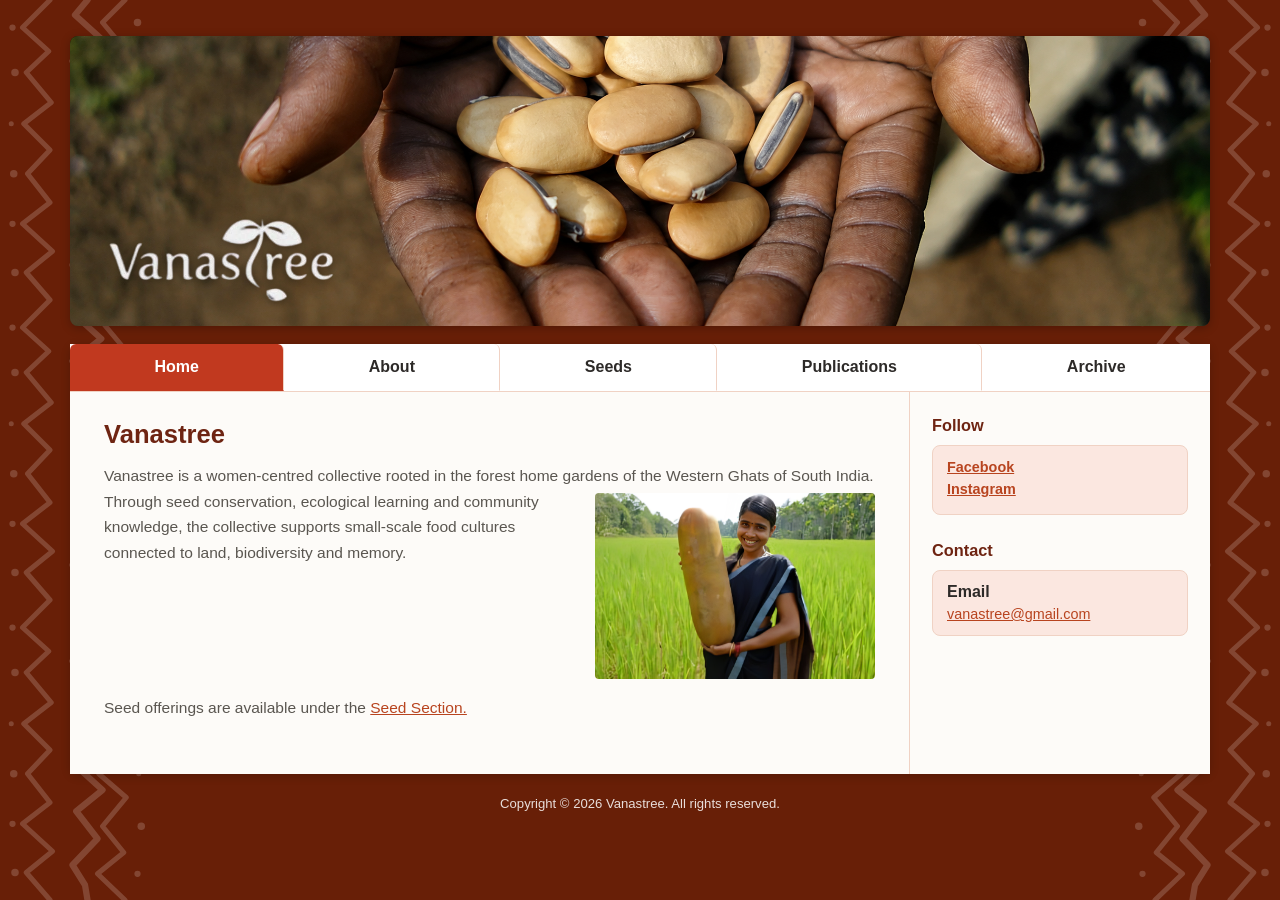
<file: index.html>
<!DOCTYPE html>
<html lang="en">

<head>
  <meta charset="UTF-8">
  <meta name="viewport" content="width=device-width, initial-scale=1.0">
  <title>Vanastree Seed Saving Collective</title>
  <link rel="stylesheet" href="css/style.css">
</head>

<body>
  <div class="page-wrap">

    <div class="hero-banner">
      <img class="hero-photo" src="images/banner3.png" alt="Hands holding heirloom seeds"
        onerror="this.style.display='none'">
      <!-- <div class="placeholder-note">Hero photo goes here — save your image as <strong>images/hero-seeds.jpg</strong></div> -->
      <div class="logo-overlay">
        <img class="logo-image" src="images/logo.png" alt="Vanastree Logo">
      </div>
    </div>
    <br>
    <div class="content-card">
      <nav class="site-nav">
        <ul class="nav-list">
          <li><a href="index.html" class="active">Home</a></li>
          <li><a href="about.html">About</a></li>
          <li><a href="seeds.html">Seeds</a></li>
          <li><a href="publication.html">Publications</a></li>
          <li><a href="ARCHIVE.html">Archive</a></li>
        </ul>
      </nav>

      <div class="layout-grid">
        <main class="main-content">
          <h1 class="page-title">Vanastree </h1>
          <!-- <ul class="bullet-list">
            <li>A women-run seed saving collective in the Malnad region of the Western Ghats in Southern India</li>
            <li>A critical force for initiating empowerment and the socio-economic security of its members</li>
            <li>A facilitator for the production of quality organic seeds and products</li>
            <li>A provider of experiential learning programmes rooted in community and agroecology</li>
          </ul> -->
          <div id="vanastree-about-section" class="vanastree-content-block">
            <p class="vanastree-intro-text">Vanastree is a women-centred collective rooted in the
              forest home gardens of the Western Ghats of South India.<img id="vanastree-about-img"
                class="vanastree-float-img" src="images/homewomen.png" alt="Vanastree founding members"
                onerror="this.style.display='none'"> Through seed conservation, ecological learning
              and community knowledge, the collective supports small-scale food cultures connected to land, biodiversity
              and memory.</p>
            <p class="vanastree-seed-text">Seed offerings are available under the <a href="seeds.html">Seed Section.</a>
            </p>
          </div>
          <style></style>


          <!-- <h2 class="section-heading">Women of the Forest</h2>
          <div class="clearfix">
            <div class="content-photo">
              <img src="images/women-of-forest.jpg" alt="Vanastree member in a rice field"
                onerror="this.style.display='none'">
              <div class="ph-label">Photo here — save as images/women-of-forest.jpg (360×220px)</div>
            </div>
            <p>We are a women-farmers' collective based in the Western Ghats of tropical South India, dedicated to
              promoting forest garden biodiversity and small-scale food systems through the conservation of traditional
              seeds and tubers. Vanastree means "women of the forest," and the agrarian communities here are part of an
              age-old way of life where the wilderness, spice orchards, paddies and homesteads are closely intertwined.
            </p>
            <p>The role of women farmers and gardeners is seen as integral to the social, cultural and ecological fabric
              of the unique Malnad region where our collective is located. Through seed saving, skill-sharing and
              experiential education, Vanastree keeps traditional knowledge alive while opening new paths for the women
              who carry it.</p>
          </div> -->
        </main>

        <aside class="sidebar">
          <div class="widget">
            <h3>Follow</h3>
            <div class="widget-box">
              <strong><a href="https://www.facebook.com/vanastree" target="_blank" rel="noopener">Facebook</a></strong>
              <strong><a href="https://www.instagram.com/vanastreeseedsavers?igsh=cTI5OHp6NTRvZ25p" target="_blank"
                  rel="noopener">Instagram</a></strong>
            </div>
          </div>
          <div class="widget">
            <h3>Contact</h3>
            <div class="widget-box">
              <strong>Email</strong>
              <a href="mailto:vanastree@gmail.com">vanastree@gmail.com</a>
            </div>
          </div>
        </aside>
      </div>
    </div>

    <footer class="site-footer">
      <p>Copyright &copy; 2026 Vanastree. All rights reserved.</p>
    </footer>
  </div>

  <script src="js/script.js"></script>
</body>

</html>
</file>
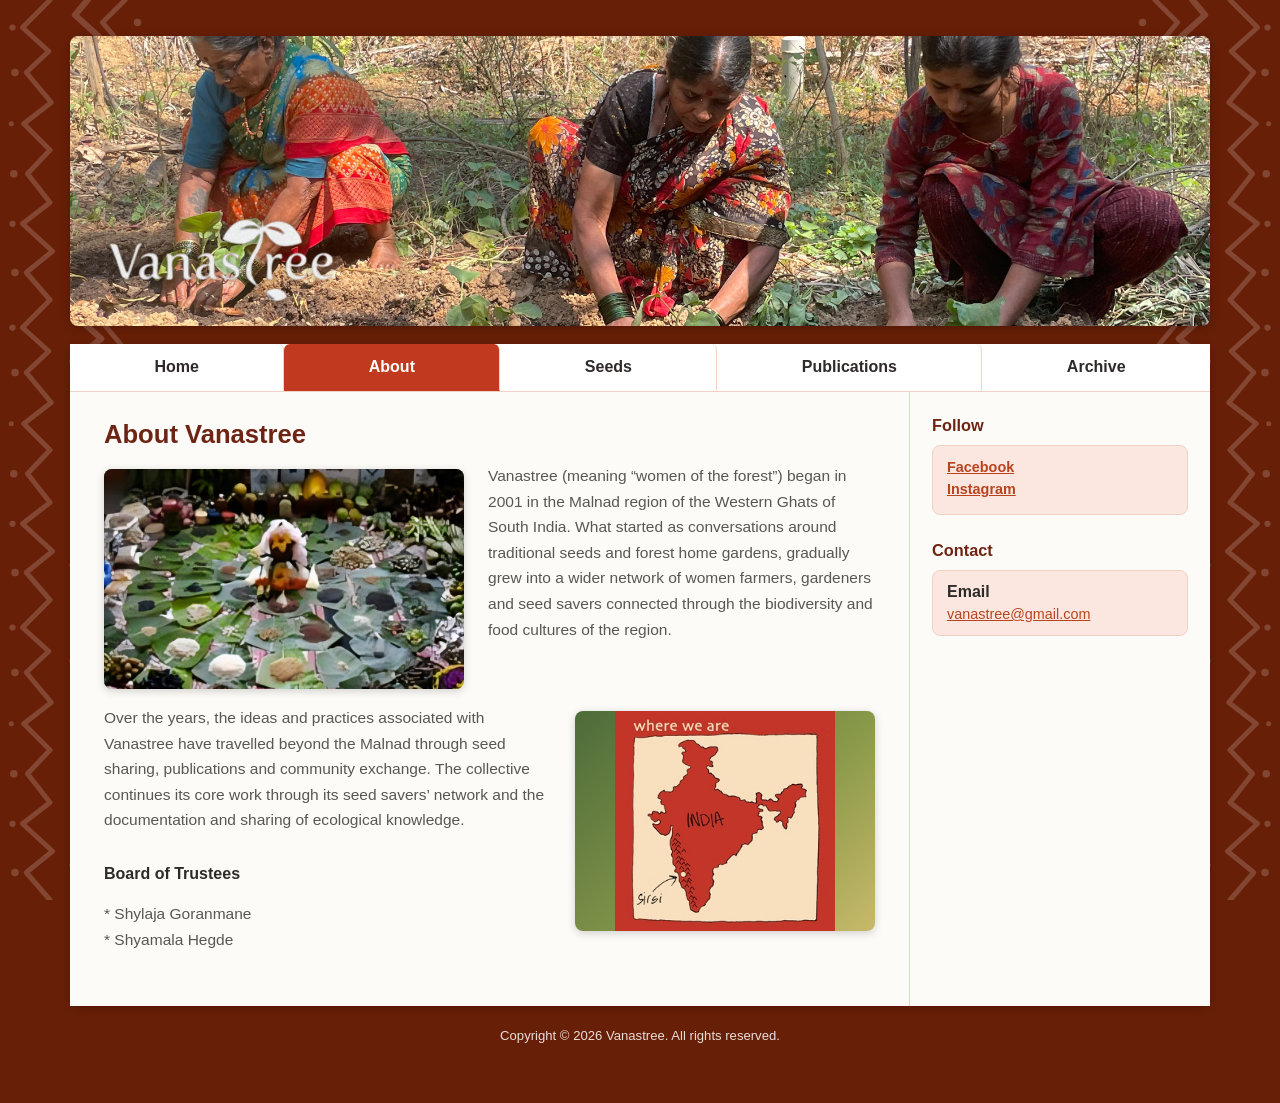
<file: about.html>
<!DOCTYPE html>
<html lang="en">

<head>
  <meta charset="UTF-8">
  <meta name="viewport" content="width=device-width, initial-scale=1.0">
  <title>About — Vanastree Seed Saving Collective</title>
  <link rel="stylesheet" href="css/style.css">
</head>

<body>
  <div class="page-wrap">

    <div class="hero-banner">
      <img class="hero-photo" src="images/aboutwomenimg.jpeg" alt="Hands holding heirloom seeds"
        onerror="this.style.display='none'">
      <!-- <div class="placeholder-note">Hero photo goes here — save your image as <strong>images/hero-seeds.jpg</strong></div> -->
      <div class="logo-overlay">
        <img class="logo-image" src="images/logo.png" alt="Vanastree Logo">
      </div>
    </div>
    <br>
    <div class="content-card">
      <nav class="site-nav">
        <ul class="nav-list">
          <li><a href="index.html">Home</a></li>
          <li><a href="about.html" class="active">About</a></li>
          <li><a href="seeds.html">Seeds</a></li>
          <li><a href="publication.html">Publications</a></li>
          <li><a href="ARCHIVE.html">Archive</a></li>
        </ul>
      </nav>

      <div class="layout-grid">
        <main class="main-content">
          <h1 class="page-title">About Vanastree</h1>
          <div class="clearfix">
            <div class="content-photo img-left">

              <img src="images/93492354c7fa4048bac777a0918a4a98.jpg" alt="Vanastree founding members"
                onerror="this.style.display='none'">
              <!-- <div class="ph-label">Photo here — save as images/about-founder.jpg (360×220px)</div> -->
            </div>
            <p>Vanastree (meaning “women of the forest”) began in 2001 in the Malnad region of the Western Ghats of
              South India. What started as conversations around traditional seeds and forest home gardens, gradually
              grew
              into a wider network of women farmers, gardeners and seed savers connected through the biodiversity and
              food cultures of the region.</p>

            <!-- <h2 class="section-heading">Beginnings</h2> -->

          </div>

          <div class="content-photo map-img">
            <img src="images/mapp.png">
            <!-- <div class="ph-label">Photo here — save as images/about-founder.jpg (360×220px)</div> -->
          </div>
          <p>Over the years, the ideas and practices associated with Vanastree have travelled beyond the Malnad through
            seed sharing, publications and community exchange. The collective continues its core work through its seed
            savers’ network and the documentation and sharing of ecological knowledge.</p>
          <br>
          <h4>Board of Trustees</h4><br>
          <p>* Shylaja Goranmane<br>
            * Shyamala Hegde<br>
          </p>
        </main>

        <aside class="sidebar">
          <div class="widget">
            <h3>Follow</h3>
            <div class="widget-box">
              <strong><a href="https://www.facebook.com/vanastree" target="_blank" rel="noopener">Facebook</a></strong>

              <strong><a href="https://www.instagram.com/vanastreeseedsavers?igsh=cTI5OHp6NTRvZ25p" target="_blank"
                  rel="noopener">Instagram</a></strong>

            </div>
          </div>

          <div class="widget">
            <h3>Contact</h3>
            <div class="widget-box">
              <strong>Email</strong>
              <a href="mailto:vanastree@gmail.com">vanastree@gmail.com</a>
            </div>
          </div>
        </aside>
      </div>
    </div>

    <footer class="site-footer">
      <p>Copyright &copy; 2026 Vanastree. All rights reserved.</p>
    </footer>
  </div>

  <script src="js/script.js"></script>
</body>

</html>
</file>
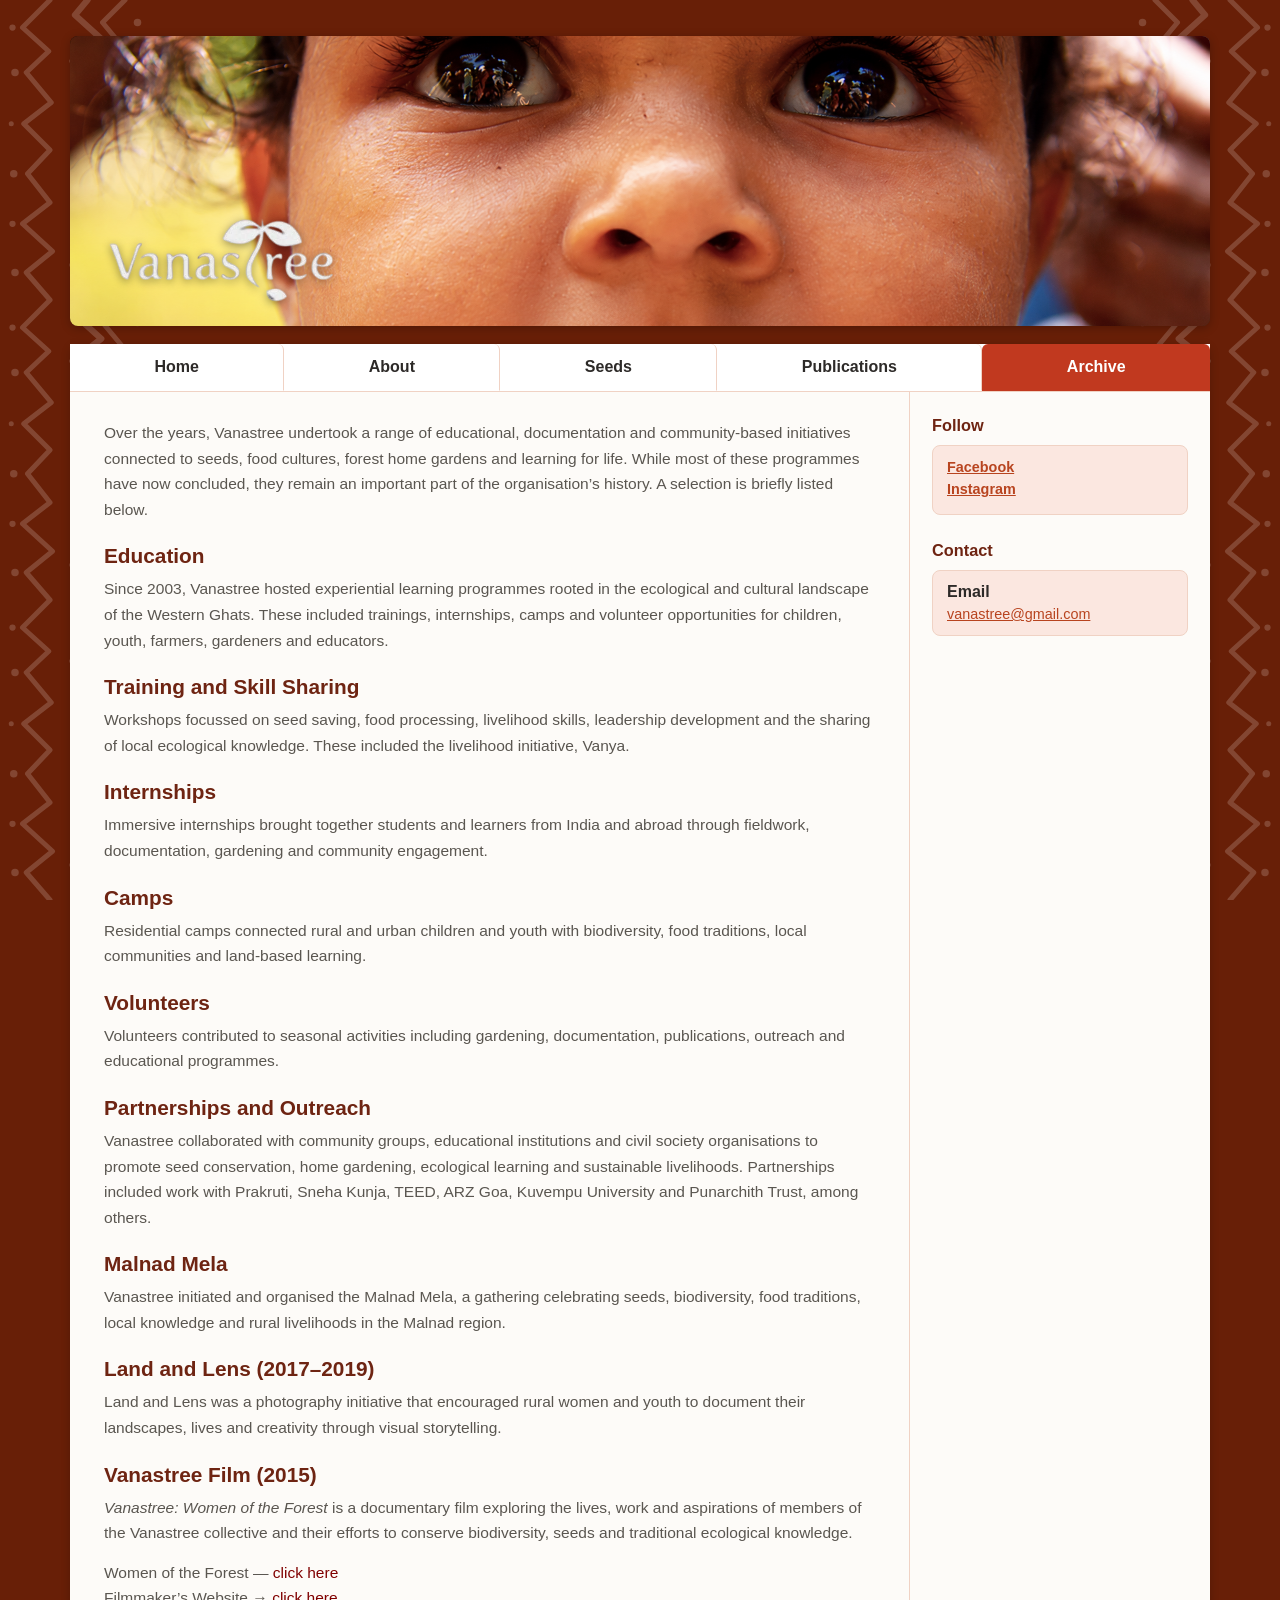
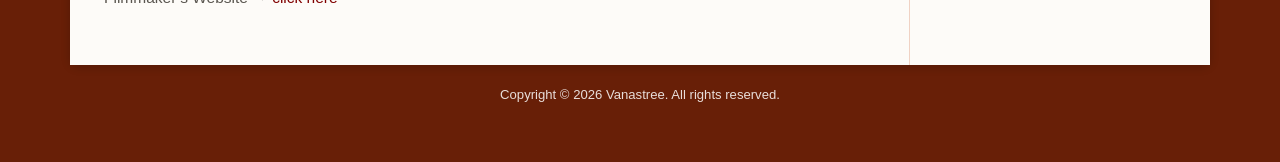
<file: ARCHIVE.html>
<!DOCTYPE html>
<html lang="en">

<head>
  <meta charset="UTF-8">
  <meta name="viewport" content="width=device-width, initial-scale=1.0">
  <title>ARCHIVE — Vanastree Seed Saving Collective</title>
  <link rel="stylesheet" href="css/style.css">
</head>

<body>
  <div class="page-wrap">

    <div class="hero-banner">
      <img class="hero-photo" src="images/banner2.png" alt="Hands holding heirloom seeds"
        onerror="this.style.display='none'">
      <!-- <div class="placeholder-note">Hero photo goes here — save your image as <strong>images/hero-seeds.jpg</strong></div> -->
      <div class="logo-overlay">
        <img class="logo-image" src="images/logo.png" alt="Vanastree Logo">
      </div>
    </div>
    <br>
    <div class="content-card">
      <nav class="site-nav">
        <ul class="nav-list">
          <li><a href="index.html">Home</a></li>
          <li><a href="about.html">About</a></li>
          <li><a href="seeds.html">Seeds</a></li>
          <li><a href="publication.html">Publications</a></li>
          <li><a href="ARCHIVE.html" class="active">Archive</a></li>
        </ul>
      </nav>

      <div class="layout-grid">
        <main class="main-content">
          <!-- <h1 class="page-title">Education &amp; Learning Programmes</h1> -->
          <p>Over the years, Vanastree undertook a range of educational, documentation and community-based initiatives
            connected to seeds, food cultures, forest home gardens and learning for life. While most of these programmes
            have now concluded, they remain an important part of the organisation’s history. A selection is briefly
            listed below.</p>

          <div class="clearfix">
            <!-- <div class="content-photo">
            <img src="images/education-camp.jpg" alt="Learning programme in the field" onerror="this.style.display='none'">
            <div class="ph-label">Photo here — save as images/education-camp.jpg (360×220px)</div>
          </div> -->
            <h2 class="section-heading">Education</h2>
            <p>Since 2003, Vanastree hosted experiential learning programmes rooted in the ecological and cultural
              landscape of the Western Ghats. These included trainings, internships, camps and volunteer opportunities
              for children, youth, farmers, gardeners and educators.</p>
          </div>

          <h2 class="section-heading">Training and Skill Sharing
          </h2>
          <p>Workshops focussed on seed saving, food processing, livelihood skills, leadership development and the
            sharing of local ecological knowledge. These included the livelihood initiative, Vanya.
          </p>
          <h2 class="section-heading">Internships</h2>
          <p>Immersive internships brought together students and learners from India and abroad through fieldwork,
            documentation, gardening and community engagement.</p>
          <h2 class="section-heading">Camps</h2>
          <p>Residential camps connected rural and urban children and youth with biodiversity, food traditions, local
            communities and land-based learning.</p>
          <h2 class="section-heading">Volunteers</h2>
          <p>Volunteers contributed to seasonal activities including gardening, documentation, publications, outreach
            and educational programmes.</p>
          <h2 class="section-heading">Partnerships and Outreach</h2>
          <p>Vanastree collaborated with community groups, educational institutions and civil society organisations to
            promote seed conservation, home gardening, ecological learning and sustainable livelihoods. Partnerships
            included work with Prakruti, Sneha Kunja, TEED, ARZ Goa, Kuvempu University and Punarchith Trust, among
            others.
          </p>
          <h2 class="section-heading">Malnad Mela</h2>
          <p>Vanastree initiated and organised the Malnad Mela, a gathering celebrating seeds, biodiversity, food
            traditions, local knowledge and rural livelihoods in the Malnad region.
          </p>
          <h2 class="section-heading">Land and Lens (2017–2019)</h2>
          <p>Land and Lens was a photography initiative that encouraged rural women and youth to document their
            landscapes, lives and creativity through visual storytelling.
          </p>
          <h2 class="section-heading">Vanastree Film (2015)</h2>
          <p><i>Vanastree: Women of the Forest</i> is a documentary film exploring the lives, work and aspirations of
            members of the Vanastree collective and their efforts to conserve biodiversity, seeds and traditional
            ecological knowledge.</p>
          <p>Women of the Forest — <a href="https://vimeo.com/149227856" style="text-decoration: none; color: maroon;"
              target="_blank">click here</a>
            <br>
            Filmmaker’s Website →
            <a href="https://vanastreefilm.wordpress.com/" style="text-decoration: none; color: maroon;"
              target="_blank">click here</a>
          </p>

        </main>

        <aside class="sidebar">
          <div class="widget">
            <h3>Follow</h3>
            <div class="widget-box">
              <strong><a href="https://www.facebook.com/vanastree" target="_blank" rel="noopener">Facebook</a></strong>

              <strong><a href="https://www.instagram.com/vanastreeseedsavers?igsh=cTI5OHp6NTRvZ25p" target="_blank"
                  rel="noopener">Instagram</a></strong>

            </div>
          </div>

          <div class="widget">
            <h3>Contact</h3>
            <div class="widget-box">
              <strong>Email</strong>
              <a href="mailto:vanastree@gmail.com">vanastree@gmail.com</a>
            </div>
          </div>
        </aside>
      </div>
    </div>

    <footer class="site-footer">
      <p>Copyright &copy; 2026 Vanastree. All rights reserved.</p>
    </footer>
  </div>

  <script src="js/script.js"></script>
</body>

</html>
</file>
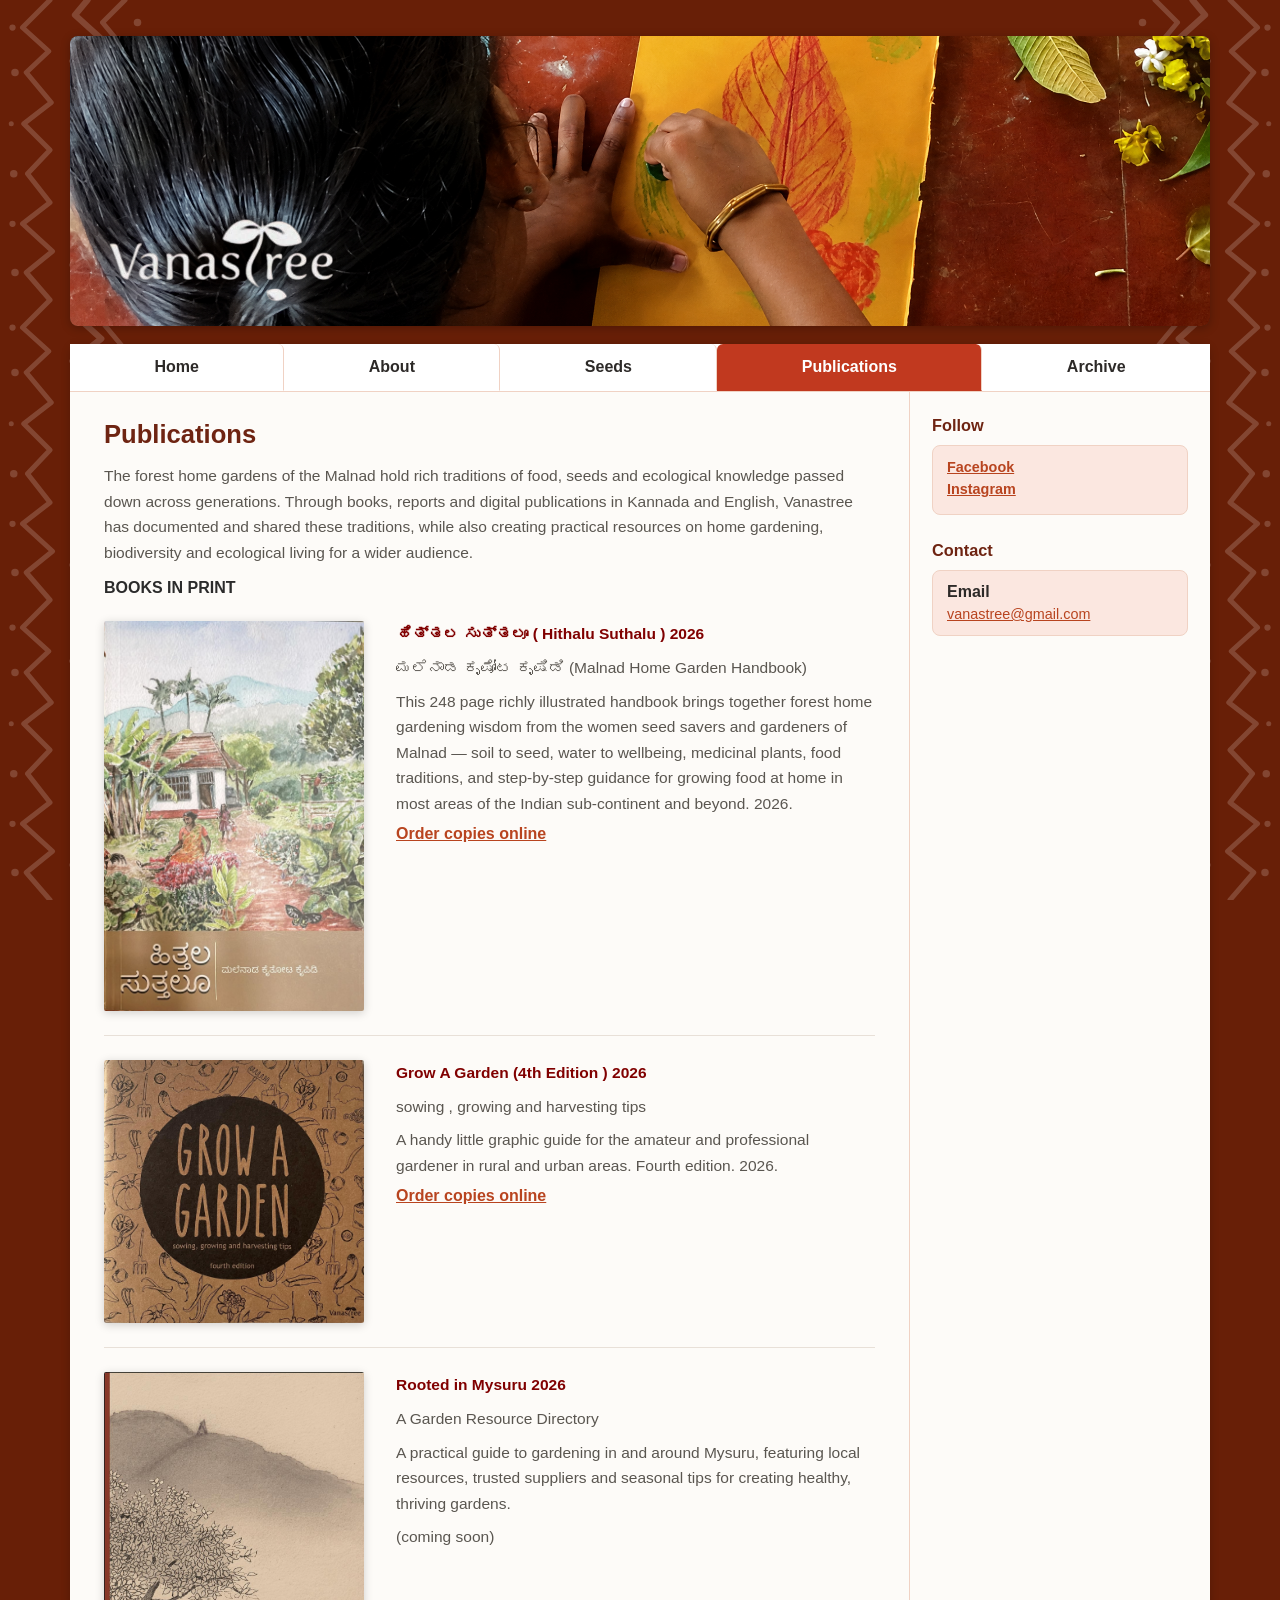
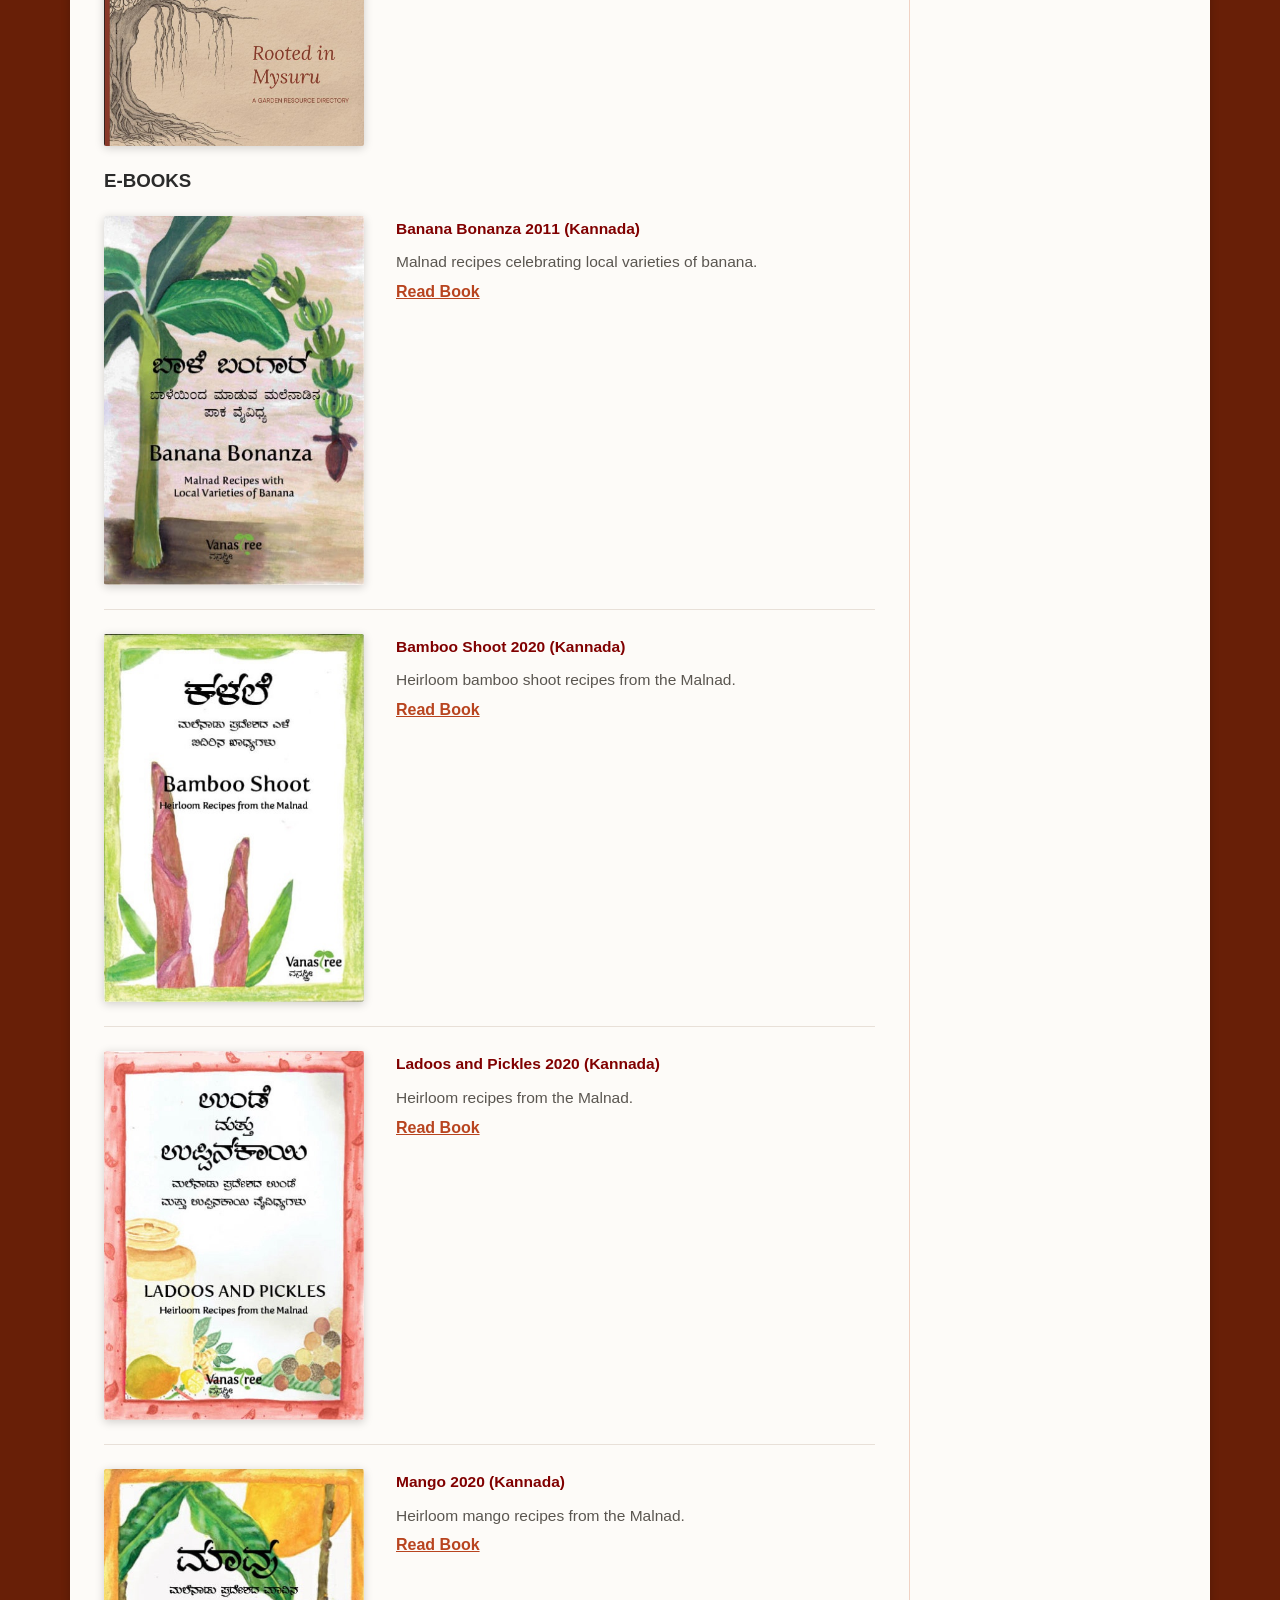
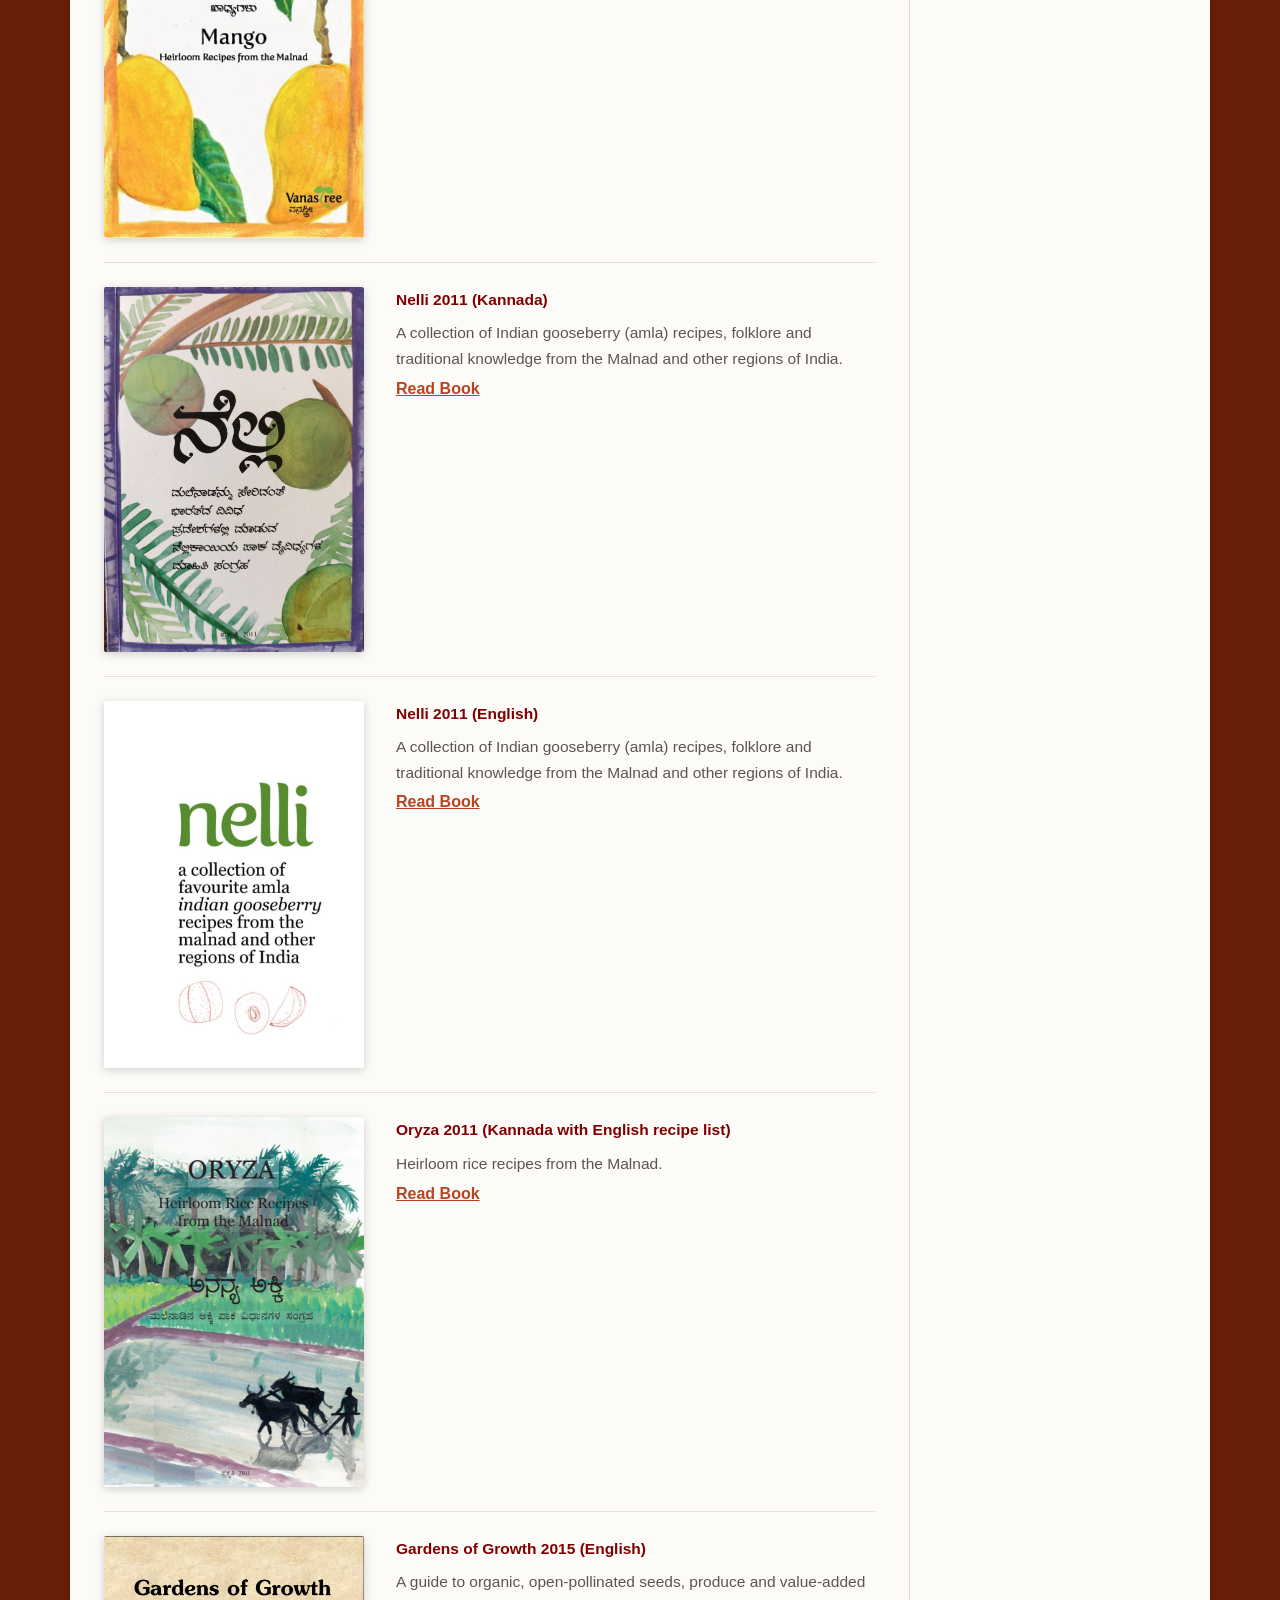
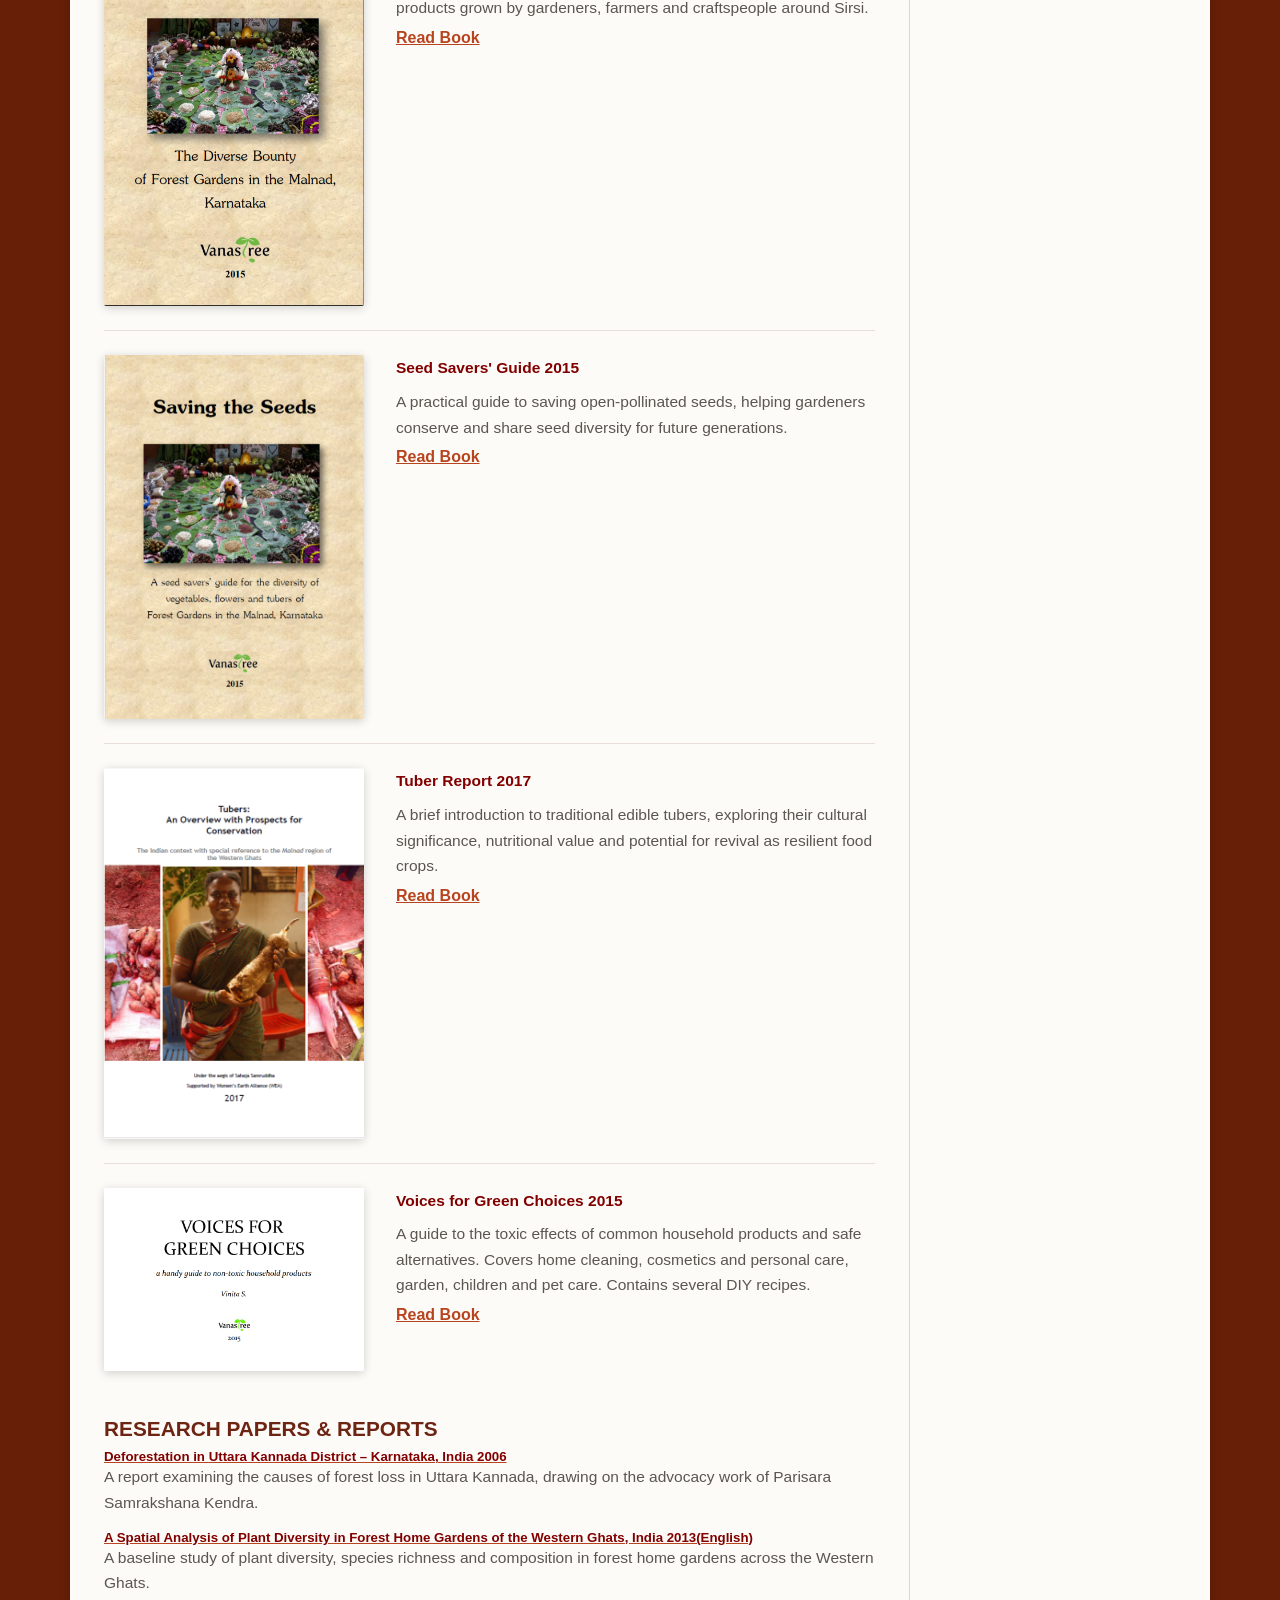
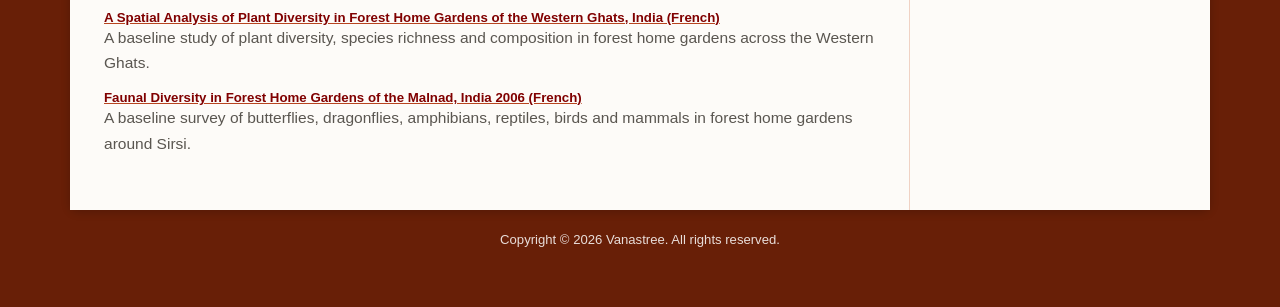
<file: publication.html>
<!DOCTYPE html>
<html lang="en">

<head>
  <meta charset="UTF-8">
  <meta name="viewport" content="width=device-width, initial-scale=1.0">
  <title>publications — Vanastree Seed Saving Collective</title>
  <link rel="stylesheet" href="css/style.css">
  <style>
    .main-content .vt-pub__content p {
      margin-top: 0;
      margin-bottom: 0;
    }
  </style>
</head>

<body>
  <div class="page-wrap">

    <div class="hero-banner">
      <img class="hero-photo" src="images/banner4.png" alt="Hands holding heirloom seeds"
        onerror="this.style.display='none'">
      <!-- <div class="placeholder-note">Hero photo goes here — save your image as <strong>images/hero-seeds.jpg</strong></div> -->
      <div class="logo-overlay">
        <img class="logo-image" src="images/logo.png" alt="Vanastree Logo">
      </div>
    </div>
    <br>
    <div class="content-card">
      <nav class="site-nav">
        <ul class="nav-list">
          <li><a href="index.html">Home</a></li>
          <li><a href="about.html">About</a></li>
          <li><a href="seeds.html">Seeds</a></li>
          <li><a href="publication.html" class="active">Publications</a></li>
          <li><a href="ARCHIVE.html">Archive</a></li>
        </ul>
      </nav>

      <div class="layout-grid">
        <main class="main-content">
          <h1 class="page-title">Publications</h1>
          <p>The forest home gardens of the Malnad hold rich traditions of food, seeds and ecological knowledge passed
            down across generations. Through books, reports and digital publications in Kannada and English, Vanastree
            has documented and shared these traditions, while also creating practical resources on home gardening,
            biodiversity and ecological living for a wider audience.</p>
          <div class="vt-pub">
            <h4>BOOKS IN PRINT</h4>

            <!-- Item 1 -->
            <div class="vt-pub__item">
              <img class="vt-pub__image" src="images/hithalu.jpeg" alt="Hithala Suthalu book cover">
              <div class="vt-pub__content">
                <b>
                  <p class="vt-pub__title"><b style="color: maroon;">ಹಿತ್ತಲ ಸುತ್ತಲೂ</b> <span class="vt-pub__title-en">(
                      Hithalu
                      Suthalu ) 2026</span></p>
                </b>
                <p class="vt-pub__subtitle">ಮಲೆನಾಡ ಕೃಷೋಟ ಕೃಷಿಡಿ (Malnad Home Garden Handbook)</p>

                <p class="vt-pub__desc">
                  This 248 page richly illustrated handbook brings together forest home
                  gardening wisdom from the women seed savers and gardeners of Malnad —
                  soil to seed, water to wellbeing, medicinal plants, food traditions,
                  and step-by-step guidance for growing food at home in most areas of
                  the Indian sub-continent and beyond. 2026.
                </p>
                <a class="vt-pub__link" href="https://booksloka.com/shop/kannada/agriculture-kannada/hittala-suttaloo/"
                  target="_blank" rel="noopener">Order copies online</a>
              </div>
            </div>

            <!-- Item 2 -->
            <div class="vt-pub__item">
              <img class="vt-pub__image" src="images/growagardenimage.png" alt="Grow A Garden book cover">
              <div class="vt-pub__content">
                <p class="vt-pub__title" style="color: maroon;">Grow A Garden (4th Edition ) 2026</p>
                <p class="vt-pub__subtitle">sowing , growing and harvesting tips</p>
                <p class="vt-pub__desc">
                  A handy little graphic guide for the amateur and professional
                  gardener in rural and urban areas. Fourth edition. 2026.
                </p>
                <a class="vt-pub__link" href="https://booksloka.com/shop/english/agriculture-english/grow-a-garden/"
                  target="_blank" rel="noopener">Order copies online</a>
              </div>
            </div>

            <div class="vt-pub__item">
              <img class="vt-pub__image" src="images/rootedinmys.jpeg" alt="Grow A Garden book cover">
              <div class="vt-pub__content">
                <p class="vt-pub__title" style="color: maroon;">Rooted in Mysuru 2026</p>
                <p class="vt-pub__subtitle">A Garden Resource Directory </p>
                <p class="vt-pub__desc">
                  A practical guide to gardening in and around Mysuru, featuring local resources, trusted suppliers and
                  seasonal tips for creating healthy, thriving gardens.
                </p>
                <p class="vt-pub__desc">(coming soon)
                </p>
                <!-- <a class="vt-pub__link" href="#" target="_blank" rel="noopener">Order copies online</a> -->
              </div>
            </div>


            <h3>E-BOOKS</h3>

            <div class="vt-pub__item">
              <img class="vt-pub__image" src="images/image copy.png" alt="Grow A Garden book cover">
              <div class="vt-pub__content">
                <p class="vt-pub__title" style="color: maroon;">Banana Bonanza 2011 (Kannada)</p>
                <p class="vt-pub__desc">
                  Malnad recipes celebrating local varieties of banana.
                </p>
                <a class="vt-pub__link" href="images/Banana.pdf" target="_blank" rel="noopener">Read Book</a>
              </div>
            </div>
            <div class="vt-pub__item">
              <img class="vt-pub__image" src="images/bamboo.png" alt="Grow A Garden book cover">
              <div class="vt-pub__content">
                <p class="vt-pub__title" style="color: maroon;">Bamboo Shoot 2020 (Kannada)</p>
                <p class="vt-pub__desc">
                  Heirloom bamboo shoot recipes from the Malnad.
                </p>
                <a class="vt-pub__link" href="images/Bamboo.pdf" target="_blank" rel="noopener">Read Book</a>
              </div>
            </div>

            <div class="vt-pub__item">
              <img class="vt-pub__image" src="images/ladoo.png" alt="Grow A Garden book cover">
              <div class="vt-pub__content">
                <p class="vt-pub__title" style="color: maroon;">Ladoos and Pickles 2020 (Kannada)</p>
                <p class="vt-pub__desc">
                  Heirloom recipes from the Malnad.
                </p>
                <a class="vt-pub__link" href="images/Ladoo (1).pdf" target="_blank" rel="noopener">Read Book</a>
              </div>
            </div>
            <div class="vt-pub__item">
              <img class="vt-pub__image" src="images/mango.png" alt="Grow A Garden book cover">
              <div class="vt-pub__content">
                <p class="vt-pub__title" style="color: maroon;">Mango 2020 (Kannada)</p>
                <p class="vt-pub__desc">
                  Heirloom mango recipes from the Malnad.
                </p>
                <a class="vt-pub__link" href="images/Mango.pdf" target="_blank" rel="noopener">Read Book</a>
              </div>
            </div>
            <div class="vt-pub__item">
              <img class="vt-pub__image" src="images/nelliimage.png" alt="Grow A Garden book cover">
              <div class="vt-pub__content">
                <p class="vt-pub__title" style="color: maroon;"> Nelli 2011 (Kannada)</p>
                <p class="vt-pub__desc">
                  A collection of Indian gooseberry (amla) recipes, folklore and traditional knowledge from the Malnad
                  and other regions of India.
                </p>
                <a class="vt-pub__link" href="images/Nelli-Recipe-Booklet-HighRes.pdf" target="_blank"
                  rel="noopener">Read Book</a>
              </div>
            </div>
            <div class="vt-pub__item">
              <img class="vt-pub__image" src="images/nelli.png" alt="Grow A Garden book cover">
              <div class="vt-pub__content">
                <p class="vt-pub__title" style="color: maroon;"> Nelli 2011 (English)</p>
                <p class="vt-pub__desc">
                  A collection of Indian gooseberry (amla) recipes, folklore and traditional knowledge from the Malnad
                  and other regions of India.
                </p>
                <a class="vt-pub__link" href="images/Nelli-Recipe-Booklet-HighRes.pdf" target="_blank"
                  rel="noopener">Read Book</a>
              </div>
            </div>


            <div class="vt-pub__item">
              <img class="vt-pub__image" src="images/oryza.png" alt="Grow A Garden book cover">
              <div class="vt-pub__content">
                <p class="vt-pub__title" style="color: maroon;">Oryza 2011 (Kannada with English recipe list)</p>
                <p class="vt-pub__desc">
                  Heirloom rice recipes from the Malnad.
                </p>
                <a class="vt-pub__link" href="images/rice recipies final.pdf" target="_blank" rel="noopener">Read
                  Book</a>
              </div>
            </div>
            <div class="vt-pub__item">
              <img class="vt-pub__image" src="images/gardens of growth.png" alt="Grow A Garden book cover">
              <div class="vt-pub__content">
                <p class="vt-pub__title" style="color: maroon;">Gardens of Growth 2015 (English)</p>
                <p class="vt-pub__desc">
                  A guide to organic, open-pollinated seeds, produce and value-added products grown by gardeners,
                  farmers and craftspeople around Sirsi.
                </p>
                <a class="vt-pub__link" href="images/Gardens of Growth 2015.pdf" target="_blank" rel="noopener">Read
                  Book</a>
              </div>
            </div>
            <div class="vt-pub__item">
              <img class="vt-pub__image" src="images/savingtheseeds.png" alt="Grow A Garden book cover">
              <div class="vt-pub__content">
                <p class="vt-pub__title" style="color: maroon;"> Seed Savers' Guide 2015 </p>
                <p class="vt-pub__desc">
                  A practical guide to saving open-pollinated seeds, helping gardeners conserve and share seed diversity
                  for future generations.
                </p>
                <a class="vt-pub__link" href="images/Seed Savers' Guide 2015.pdf" target="_blank" rel="noopener">Read
                  Book</a>
              </div>
            </div>
            <div class="vt-pub__item">
              <img class="vt-pub__image" src="images/tuberreport.png" alt="Grow A Garden book cover">
              <div class="vt-pub__content">
                <p class="vt-pub__title" style="color: maroon;"> Tuber Report 2017</p>
                <p class="vt-pub__desc">
                  A brief introduction to traditional edible tubers, exploring their cultural significance, nutritional
                  value and potential for revival as resilient food crops.
                </p>
                <a class="vt-pub__link" href="images/Tuber Report 2017.pdf" target="_blank" rel="noopener">Read Book</a>
              </div>
            </div>
            <div class="vt-pub__item">
              <img class="vt-pub__image" src="images/voiceofgreen.png" alt="Grow A Garden book cover">
              <div class="vt-pub__content">
                <p class="vt-pub__title" style="color: maroon;">Voices for Green Choices 2015</p>
                <p class="vt-pub__desc">
                  A guide to the toxic effects of common household products and safe alternatives. Covers home cleaning,
                  cosmetics and personal care, garden, children and pet care. Contains several DIY recipes.
                </p>
                <a class="vt-pub__link" href="images/VoicesForGreenChoices.pdf" target="_blank" rel="noopener">Read
                  Book</a>
              </div>
            </div>

            <!-- Copy the .vt-pub__item block above for each additional publication -->
            <h2 class="section-heading">RESEARCH PAPERS & REPORTS</h2>
            <a href="images/Deforestation Report.pdf">
              <h5 style="color: maroon;">Deforestation in Uttara Kannada District – Karnataka, India 2006</h5>
            </a>
            <p>
              A report examining the causes of forest loss in Uttara Kannada, drawing on the advocacy work of Parisara
              Samrakshana Kendra.
            </p>
            <a
              href="images/A Spatial Analysis of Plant Biodiversity in Forest Home Gardens across an Agro-climatic Gradient in the Western Ghats of Karnataka, India (English) 2013.pdf">
              <h5 style="color: maroon;">A Spatial Analysis of Plant Diversity in Forest Home Gardens of the Western
                Ghats, India 2013(English) </h5>
            </a>
            <p>
              A baseline study of plant diversity, species richness and composition in forest home gardens across the
              Western Ghats.
            </p>
            <a
              href="images/A Spatial Analysis of Plant Diversity in Forest Home Gardens of Western Ghats, India (French).pdf">
              <h5 style="color: maroon;">A Spatial Analysis of Plant Diversity in Forest Home Gardens of the Western
                Ghats, India (French)</h5>
            </a>
            <p>
              A baseline study of plant diversity, species richness and composition in forest home gardens across the
              Western Ghats.
            </p>
            <a href="images/Faunal Diversity in Forest Home Gardens of the Malnad, India 2014 (French).pdf">
              <h5 style="color: maroon;">Faunal Diversity in Forest Home Gardens of the Malnad, India 2006 (French)
              </h5>
            </a>
            <p>
              A baseline survey of butterflies, dragonflies, amphibians, reptiles, birds and mammals in forest home
              gardens around Sirsi.
            </p>
          </div>
        </main>
        <aside class="sidebar">
          <div class="widget">
            <h3>Follow</h3>
            <div class="widget-box">
              <strong><a href="https://www.facebook.com/vanastree" target="_blank" rel="noopener">Facebook</a></strong>

              <strong><a href="https://www.instagram.com/vanastreeseedsavers?igsh=cTI5OHp6NTRvZ25p" target="_blank"
                  rel="noopener">Instagram</a></strong>
            </div>
          </div>
          <div class="widget">
            <h3>Contact</h3>
            <div class="widget-box">
              <strong>Email</strong>
              <a href="mailto:vanastree@gmail.com">vanastree@gmail.com</a>
            </div>
          </div>
        </aside>
      </div>
    </div>

    <footer class="site-footer">
      <p>Copyright &copy; 2026 Vanastree. All rights reserved.</p>
    </footer>
  </div>

  <script src="js/script.js"></script>
</body>

</html>
</file>
<file: css/style.css>
/* ==========================================================================
   Vanastree Seed Saving Collective — Site Stylesheet
   Recreated theme: terracotta background, cream content card,
   chevron side pattern, tab navigation, pink sidebar widgets.
   ========================================================================== */

:root {
  --terracotta: #681f07;
  --terracotta-deep: #681f07;
  /* --pattern-line: rgba(255, 255, 255, 0.16); */
  --white: #ffffff;
  --cream: #fdfbf8;
  --sidebar-bg: #fbe7e0;
  --sidebar-border: #f0d2c4;
  --text-main: #2d2a28;
  --text-muted: #5a5650;
  --accent: #c1391f;
  --accent-dark: #8a2a13;
  --maroon-heading: #6e2412;
  --link: #b8441f;
  --nav-inactive-text: #2d2a28;
  --max-width: 1180px;
  --radius: 8px;
}

* {
  margin: 0;
  padding: 0;
  box-sizing: border-box;
}

html {
  scroll-behavior: smooth;
}

body {
  margin: 0;
  padding: 0;
  width: 100%;
  font-family: "Trebuchet MS", "Lucida Grande", "Open Sans", sans-serif;
  background-color: var(--terracotta);
  color: var(--text-main);
  position: relative;
  min-height: 100vh;
  overflow-x: hidden;
}

img,
video,
iframe,
svg,
canvas {
  max-width: 100%;
  height: auto;
}



/* ---------------------------------------------------------------------- */
/* Decorative chevron side pattern (left/right of page, like the original) */
/* ---------------------------------------------------------------------- */
body::before,
body::after {
  content: "";
  position: fixed;
  top: 0;
  bottom: 0;
  width: 12vw;
  min-width: 100px;
  max-width: 150px;
  z-index: 0;
  pointer-events: none;
  background-image: url("data:image/svg+xml,%3Csvg xmlns='http://www.w3.org/2000/svg' width='120' height='240' viewBox='0 0 120 240'%3E%3Cg fill='none' stroke='rgba(253, 251, 248, 0.18)' stroke-width='4' stroke-linecap='round' stroke-linejoin='round'%3E%3Cpath d='M40,0 L18,22 L39,41 L21,58 L41,82 L19,99 L40,120 L22,139 L40,162 L18,179 L42,201 L21,218 L40,240'/%3E%3Cpath d='M70,0 L60,12 L81,31 L58,49 L80,72 L62,89 L79,112 L59,131 L82,152 L61,169 L78,191 L58,212 L68,228 L70,240' stroke-width='5'/%3E%3Cpath d='M100,0 L82,18 L102,42 L81,59 L99,81 L78,98 L100,120 L79,139 L101,158 L82,181 L99,202 L78,219 L100,240'/%3E%3Cg fill='rgba(253, 251, 248, 0.18)' stroke='none'%3E%3Ccircle cx='10' cy='22' r='2.5'/%3E%3Ccircle cx='12' cy='58' r='3'/%3E%3Ccircle cx='9' cy='99' r='2'/%3E%3Ccircle cx='11' cy='139' r='3'/%3E%3Ccircle cx='10' cy='179' r='2.5'/%3E%3Ccircle cx='12' cy='218' r='3'/%3E%3Ccircle cx='110' cy='18' r='3'/%3E%3Ccircle cx='112' cy='59' r='2.5'/%3E%3Ccircle cx='109' cy='98' r='3'/%3E%3Ccircle cx='111' cy='139' r='2'/%3E%3Ccircle cx='113' cy='181' r='3'/%3E%3Ccircle cx='110' cy='219' r='2.5'/%3E%3C/g%3E%3C/g%3E%3C/svg%3E");
  background-repeat: repeat-y;
  background-size: 100% auto;
}

body::before {
  left: 0;
  background-position: left top;
}

body::after {
  right: 0;
  background-position: right top;
  transform: scaleX(-1);
}

@media (max-width: 767px) {

  body::before,
  body::after {
    display: none;
  }
}

/* ---------------------------------------------------------------------- */
/* Page wrapper                                                           */
/* ---------------------------------------------------------------------- */
.page-wrap {
  position: relative;
  z-index: 1;
  max-width: var(--max-width);
  margin: 0 auto;
  padding: 36px 20px 60px;
}

@media (max-width: 768px) {
  .page-wrap {
    padding: 0 0 40px;
  }

  .hero-banner,
  .content-card {
    border-radius: 0;
  }
}

#vanastree-about-section {
  overflow: hidden;
  /* clearfix so the block wraps its floated child properly */
}

.vanastree-float-img {
  float: right;
  width: 280px;
  max-width: 40%;
  height: auto;
  margin: 4px 0 16px 24px;
  border-radius: 4px;
}

.vanastree-intro-text {
  text-align: left;
  margin-bottom: 16px;
}

.vanastree-seed-text {
  clear: both;
  text-align: left;
}

/* Mobile: stack image above text instead of squeezing narrow */
@media (max-width: 600px) {
  .vanastree-float-img {
    float: none;
    width: 100%;
    max-width: 100%;
    margin: 16px 0;
  }
}

/* ---------------------------------------------------------------------- */
/* Hero banner                                                            */
/* ---------------------------------------------------------------------- */
.hero-banner {
  position: relative;
  width: 100%;
  height: clamp(140px, 30vw, 290px);
  border-radius: var(--radius);
  overflow: hidden;
  background: linear-gradient(120deg, #170902 0%, #8a5a35 35%, #c9c7c3 60%, #3a2a1a 100%);
  box-shadow: 0 2px 10px rgba(0, 0, 0, 0.25);
}

.hero-banner img.hero-photo {
  width: 100%;
  height: 100%;
  object-fit: cover;
  display: block;
}

.hero-banner .placeholder-note {
  position: absolute;
  inset: 0;
  display: flex;
  align-items: center;
  justify-content: center;
  text-align: center;
  color: rgba(255, 255, 255, 0.85);
  font-size: 0.85rem;
  padding: 20px;
  background: repeating-linear-gradient(45deg, rgba(0, 0, 0, 0.08) 0, rgba(0, 0, 0, 0.08) 10px,
      transparent 10px, transparent 20px);
}

.hero-banner .logo-overlay {
  position: absolute;
  bottom: 18px;
  left: 28px;
  display: flex;
  align-items: center;
  gap: 8px;
  color: var(--white);
  text-shadow: 0 2px 6px rgba(0, 0, 0, 0.6);
}

.hero-banner .logo-overlay .logo-image {
  max-width: 280px;
  height: auto;
  object-fit: contain;
  display: block;
  filter: drop-shadow(0 2px 4px rgba(0, 0, 0, 0.4));
}

@media (max-width: 767px) {
  .hero-banner .logo-overlay {
    bottom: 3vw;
    left: 4vw;
  }
  .hero-banner .logo-overlay .logo-image {
    width: 35vw;
    max-width: 150px;
  }
}

@media (max-width: 600px) {
  /* Height and font sizes are now handled by clamp(), keeping media query for any potential future overrides */
}

/* ---------------------------------------------------------------------- */
/* Navigation tabs                                                       */
/* ---------------------------------------------------------------------- */
.site-nav {
  background: var(--white);
  border-bottom: 1px solid var(--sidebar-border);
  display: flex;
  align-items: center;
  position: relative;
}

/* Toggle removed completely */

.site-nav ul.nav-list {
  display: flex;
  list-style: none;
  width: 100%;
  flex-wrap: wrap;
  justify-content: center;
}

.site-nav ul.nav-list li {
  flex: 1 1 auto;
  text-align: center;
}

.site-nav ul.nav-list li a {
  display: block;
  padding: 14px 16px;
  text-decoration: none;
  font-weight: 600;
  color: var(--nav-inactive-text);
  border-right: 1px solid var(--sidebar-border);
  border-bottom: 1px solid transparent;
  border-radius: 6px 6px 0 0;
  transition: background 0.15s ease, color 0.15s ease;
  white-space: nowrap;
}

.site-nav ul.nav-list li:last-child a {
  border-right: none;
}

.site-nav ul.nav-list li a:hover {
  background: var(--sidebar-bg);
  color: var(--accent-dark);
}

.site-nav ul.nav-list li a.active {
  background: var(--accent);
  color: var(--white);
}

@media (max-width: 600px) {
  .site-nav ul.nav-list li a {
    padding: 12px 10px;
    font-size: 0.95rem;
    border-bottom: 1px solid var(--sidebar-border);
    border-radius: 0;
  }
}

/* ---------------------------------------------------------------------- */
/* Main content card                                                      */
/* ---------------------------------------------------------------------- */
.content-card {
  background: var(--white);
  box-shadow: 0 2px 10px rgba(0, 0, 0, 0.2);
  border-radius: var(--radius);
}

.layout-grid {
  display: grid;
  grid-template-columns: 1fr 300px;
  gap: 0;
}

.main-content {
  padding: 28px 34px 40px;
  background: var(--cream);
  border-right: 1px solid var(--sidebar-border);
}

@media (max-width: 900px) {
  .layout-grid {
    grid-template-columns: 1fr;
  }

  .main-content {
    border-right: none;
  }
}

/* Typography ------------------------------------------------------------ */
.main-content h1.page-title {
  font-size: clamp(1.2rem, 3vw, 1.6rem);
  font-weight: 700;
  color: var(--maroon-heading);
  margin-bottom: 14px;
}

.main-content h2.section-heading {
  color: var(--maroon-heading);
  font-size: clamp(1.1rem, 2.5vw, 1.3rem);
  font-weight: 700;
  margin: 22px 0 8px;
}

.main-content p {
  color: var(--text-muted);
  line-height: 1.65;
  margin-bottom: 14px;
  font-size: 0.97rem;
}

.main-content p.intro-italic {
  font-style: italic;
  color: var(--text-muted);
}

.main-content ul.bullet-list {
  list-style: none;
  padding: 0;
  margin-bottom: 14px;
}

.main-content ul.bullet-list li {
  font-style: italic;
  color: var(--text-muted);
  margin-bottom: 4px;
  line-height: 1.6;
}

.main-content ul.bullet-list li::before {
  content: "• ";
  color: var(--text-muted);
}

.callout-box {
  background: #fff7f1;
  border-left: 4px solid var(--accent);
  padding: 14px 16px;
  margin: 16px 0 22px;
  font-style: italic;
  font-weight: 600;
  color: var(--accent-dark);
  line-height: 1.6;
}

.callout-box a {
  color: var(--maroon-heading);
  text-decoration: underline;
}

.main-content a {
  color: var(--link);
  text-decoration: underline;
}

.main-content a:hover {
  color: var(--accent-dark);
}

/* Inline content image --------------------------------------------------- */
.content-photo {
  width: 100%;
  max-width: 360px;
  height: 220px;
  float: right;
  margin: 6px 0 16px 22px;
  border-radius: var(--radius);
  overflow: hidden;
  box-shadow: 0 2px 8px rgba(0, 0, 0, 0.18);
  background: linear-gradient(135deg, #4d6b3a, #8a9a4a 60%, #c9b96a);
  position: relative;
}

.content-photo img {
  width: 100%;
  height: 100%;
  object-fit: cover;
  display: block;
}

.content-photo .ph-label {
  position: absolute;
  inset: 0;
  display: flex;
  align-items: center;
  justify-content: center;
  text-align: center;
  font-size: 0.78rem;
  padding: 10px;
  color: rgba(255, 255, 255, 0.9);
  background: rgba(0, 0, 0, 0.18);
}

@media (max-width: 600px) {
  .content-photo {
    float: none;
    width: 100%;
    margin: 16px 0;
    height: 200px;
  }

  .content-photo.img-left {
    float: none;
    margin: 16px 0;
  }

  .content-photo.map-img {
    max-width: 100%;
  }
}

.content-photo.img-left {
  float: left;
  margin: 6px 24px 16px 0;
}

.content-photo.map-img {
  max-width: 300px;
}

.content-photo.map-img img {
  object-fit: contain;
}

.clearfix::after {
  content: "";
  display: block;
  clear: both;
}

/* Gallery grid (Media Gallery page) -------------------------------------- */
.gallery-grid {
  display: grid;
  grid-template-columns: repeat(3, 1fr);
  gap: 14px;
  margin: 10px 0 20px;
}

.gallery-item {
  height: 140px;
  border-radius: var(--radius);
  background: linear-gradient(135deg, #7a5a3a, #b08a55);
  display: flex;
  align-items: center;
  justify-content: center;
  color: rgba(255, 255, 255, 0.85);
  font-size: 0.72rem;
  text-align: center;
  padding: 8px;
  box-shadow: 0 1px 5px rgba(0, 0, 0, 0.18);
}

@media (max-width: 600px) {
  .gallery-grid {
    grid-template-columns: repeat(2, 1fr);
  }
}

/* Seed list table (Seeds page) ------------------------------------------- */
.seed-table {
  width: 100%;
  border-collapse: collapse;
  margin: 10px 0 22px;
  font-size: 0.92rem;
}

@media (max-width: 576px) {
  .seed-table {
    display: block;
    overflow-x: auto;
    white-space: nowrap;
  }
}

.seed-table th,
.seed-table td {
  border: 1px solid var(--sidebar-border);
  padding: 9px 12px;
  text-align: left;
  color: var(--text-muted);
}

.seed-table th {
  background: var(--sidebar-bg);
  color: var(--maroon-heading);
  font-weight: 700;
}

.seed-table tr:nth-child(even) {
  background: #fdf6f1;
}

/* ---------------------------------------------------------------------- */
/* Sidebar                                                                */
/* ---------------------------------------------------------------------- */
.sidebar {
  background: var(--cream);
  padding: 24px 22px 30px;
}

.widget {
  margin-bottom: 26px;
}

.widget h3 {
  color: var(--maroon-heading);
  font-size: 1.02rem;
  font-weight: 700;
  margin-bottom: 10px;
}

.widget .widget-box {
  background: var(--sidebar-bg);
  border: 1px solid var(--sidebar-border);
  border-radius: var(--radius);
  padding: 12px 14px;
}

.widget .widget-box p {
  margin: 0;
  color: var(--text-muted);
  font-size: 0.9rem;
}

.widget .widget-box strong {
  color: var(--text-main);
  display: block;
  margin-bottom: 4px;
}

.widget .widget-box a {
  color: var(--link);
  text-decoration: underline;
  font-size: 0.9rem;
}

.widget ul.featured-list {
  list-style: none;
}

.widget ul.featured-list li {
  margin-bottom: 7px;
}

.widget ul.featured-list li a {
  color: var(--link);
  text-decoration: none;
  font-size: 0.9rem;
}

.widget ul.featured-list li a::before {
  content: "➤ ";
  font-size: 0.7rem;
  color: var(--accent);
}

.widget ul.featured-list li a:hover {
  text-decoration: underline;
}

/* ---------------------------------------------------------------------- */
/* Footer                                                                 */
/* ---------------------------------------------------------------------- */
.site-footer {
  text-align: center;
  color: rgba(255, 255, 255, 0.85);
  font-size: 0.82rem;
  padding: 22px 10px 0;
}

.site-footer a {
  color: #ffe6d9;
  text-decoration: underline;
}

/* Accessibility: visible focus ------------------------------------------ */
a:focus,
button:focus {
  outline: 2px solid #ffe6d9;
  outline-offset: 2px;
}

@media (prefers-reduced-motion: reduce) {
  html {
    scroll-behavior: auto;
  }

  * {
    transition: none !important;
  }
}


.vt-catalogue {
  --vt-terracotta: #b8441f;
  /* Matches site accent */
  --vt-terracotta-dark: #8b2e0a;
  --vt-text: #2d2a28;
  --vt-text-light: #666;
  --vt-border: #e0d4cc;
  font-family: inherit;
  color: var(--vt-text);
  margin: 2.5rem 0;
}

.vt-catalogue__heading {
  font-size: 1.4rem;
  font-weight: 700;
  color: var(--vt-terracotta-dark);
  margin: 0 0 0.35rem;
}

.vt-catalogue__intro {
  font-size: 0.98rem;
  color: var(--vt-text-light);
  margin: 0 0 1.5rem;
  max-width: 640px;
  line-height: 1.55;
}

.vt-catalogue__grid {
  display: grid;
  grid-template-columns: repeat(2, 1fr);
  /* 2 cards by default for mobile and tablet */
  gap: 1.25rem;
}

@media (min-width: 1200px) {
  .vt-catalogue__grid {
    grid-template-columns: repeat(3, 1fr);
    /* Exactly 3 cards for desktop */
  }
}

.vt-card {
  background: #ffffff;
  border: 1px solid var(--vt-border);
  border-radius: 8px;
  /* 8px border radius requested */
  overflow: hidden;
  display: flex;
  flex-direction: column;
  box-shadow: 0 2px 8px rgba(0, 0, 0, 0.05);
  /* Soft shadow */
  transition: box-shadow 0.3s ease, transform 0.3s ease;
  height: 100%;
  /* Equal height */
}

.vt-card:hover {
  box-shadow: 0 12px 24px rgba(0, 0, 0, 0.12);
  /* Soft shadow increase */
  transform: translateY(-6px);
}

.vt-card__image-wrap {
  position: relative;
  width: 100%;
  padding-top: 75%;
  /* Forces consistent aspect ratio, hence equal height across cards */
  background: #ffffff;
  border-bottom: 1px solid var(--vt-border);
  overflow: hidden;
}

.vt-card__image-wrap img {
  position: absolute;
  inset: 0;
  width: 100%;
  height: 100%;
  object-fit: contain;
  /* Never crop, center image */
  display: block;
  padding: 8px;
}

.vt-card__image-wrap .vt-card__fallback {
  position: absolute;
  inset: 0;
  display: none;
  align-items: center;
  justify-content: center;
  font-size: 2.5rem;
  color: var(--vt-border);
  background: #fafafa;
}

.vt-card__body {
  padding: 1.25rem;
  display: flex;
  flex-direction: column;
  flex: 1;
}

.vt-card__name {
  font-size: 1.1rem;
  font-weight: 700;
  color: var(--maroon-heading);
  margin: 0 0 0.25rem;
  line-height: 1.3;
}

.vt-card__sci {
  font-style: italic;
  font-size: 0.9rem;
  color: var(--vt-text-light);
  margin: 0 0 0.75rem;
}

.vt-card__footer {
  margin-top: auto;
  display: flex;
  align-items: center;
  justify-content: space-between;
  gap: 0.5rem;
}

.vt-card__price {
  font-weight: 700;
  font-size: 1.05rem;
  color: var(--vt-terracotta);
  /* Accent color */
  margin: 0;
}

.vt-card__buy {
  display: inline-block;
  background: var(--vt-terracotta);
  color: #fff;
  text-decoration: none;
  font-size: 0.9rem;
  font-weight: 600;
  padding: 0.5rem 1rem;
  border-radius: 6px;
  white-space: nowrap;
  transition: background 0.2s ease, transform 0.1s ease;
}

.vt-card__buy:hover,
.vt-card__buy:focus {
  background: var(--vt-terracotta-dark);
  color: #fff;
}

.vt-card__buy:active {
  transform: scale(0.97);
}

.vt-card__buy:focus-visible {
  outline: 2px solid var(--vt-terracotta-dark);
  outline-offset: 2px;
}

.no-results {
  grid-column: 1 / -1;
  text-align: center;
  color: var(--vt-text-light);
  font-size: 1.1rem;
  padding: 3rem 1rem;
  background: #ffffff;
  border-radius: 8px;
  border: 1px dashed var(--vt-border);
}

/* Ensure 2-column layout strictly across smaller devices down to 320px */
@media (max-width: 600px) {
  .vt-catalogue__grid {
    gap: 0.75rem;
  }

  .vt-card__body {
    padding: 0.85rem;
  }

  .vt-card__name {
    font-size: 0.95rem;
  }

  .vt-card__sci {
    font-size: 0.8rem;
  }

  .vt-card__price {
    font-size: 0.95rem;
  }

  .vt-card__buy {
    font-size: 0.8rem;
    padding: 0.4rem 0.75rem;
  }
}


.vt-pub {
  --vt-terracotta: #c1440e;
  --vt-terracotta-dark: #8b2e0a;
  --vt-text: #2b2b2b;
  --vt-text-light: #4a4a4a;
  font-family: inherit;
  color: var(--vt-text);
}

.vt-pub__item {
  display: grid;
  grid-template-columns: 260px 1fr;
  gap: 2rem;
  align-items: start;
  padding: 1.5rem 0;
  /* Reduced from 2.25rem to eliminate excessive spacing */
}

.vt-pub__item+.vt-pub__item {
  border-top: 1px solid #e8e0d8;
}

.vt-pub__image {
  width: 100%;
  display: block;
  border-radius: 2px;
  box-shadow: 0 2px 10px rgba(0, 0, 0, 0.18);
}

.vt-pub__content {
  display: flex;
  flex-direction: column;
  gap: 0.5rem;
  margin-top: 0;
  /* Guarantees text aligns perfectly with the top edge of the image */
}

.vt-pub__title {
  font-size: 1.35rem;
  font-weight: 700;
  color: maroon;
  margin: 0;
  line-height: 1.35;
}

.vt-pub__title .vt-pub__title-en {
  font-weight: 700;
  color: maroon;
}

.vt-pub__subtitle {
  font-size: 1rem;
  color: var(--vt-text);
  margin: 0 0 0.4rem;
}

.vt-pub__desc {
  font-size: 1rem;
  line-height: 1.6;
  color: var(--vt-text-light);
  margin: 0 0 0.5rem;
  max-width: 60ch;
}

.vt-pub__link {
  color: var(--vt-terracotta-dark);
  font-weight: 600;
  text-decoration: none;
  width: fit-content;
}

.vt-pub__link:hover,
.vt-pub__link:focus {
  text-decoration: underline;
  color: var(--vt-terracotta);
}

.vt-pub__link:focus-visible {
  outline: 2px solid var(--vt-terracotta-dark);
  outline-offset: 3px;
}

/* ---- Tablet: narrow the image column a touch ---- */
@media (max-width: 820px) {
  .vt-pub__item {
    grid-template-columns: 200px 1fr;
    gap: 1.5rem;
  }
}

/* ---- Mobile: stack image above text, full width ---- */
@media (max-width: 560px) {
  .vt-pub__item {
    grid-template-columns: 1fr;
    gap: 1rem;
    padding: 1.5rem 0;
  }

  .vt-pub__image {
    max-width: 260px;
  }

  .vt-pub__title {
    font-size: 1.15rem;
  }

  .vt-pub__desc {
    font-size: 0.95rem;
  }
}
</file>
